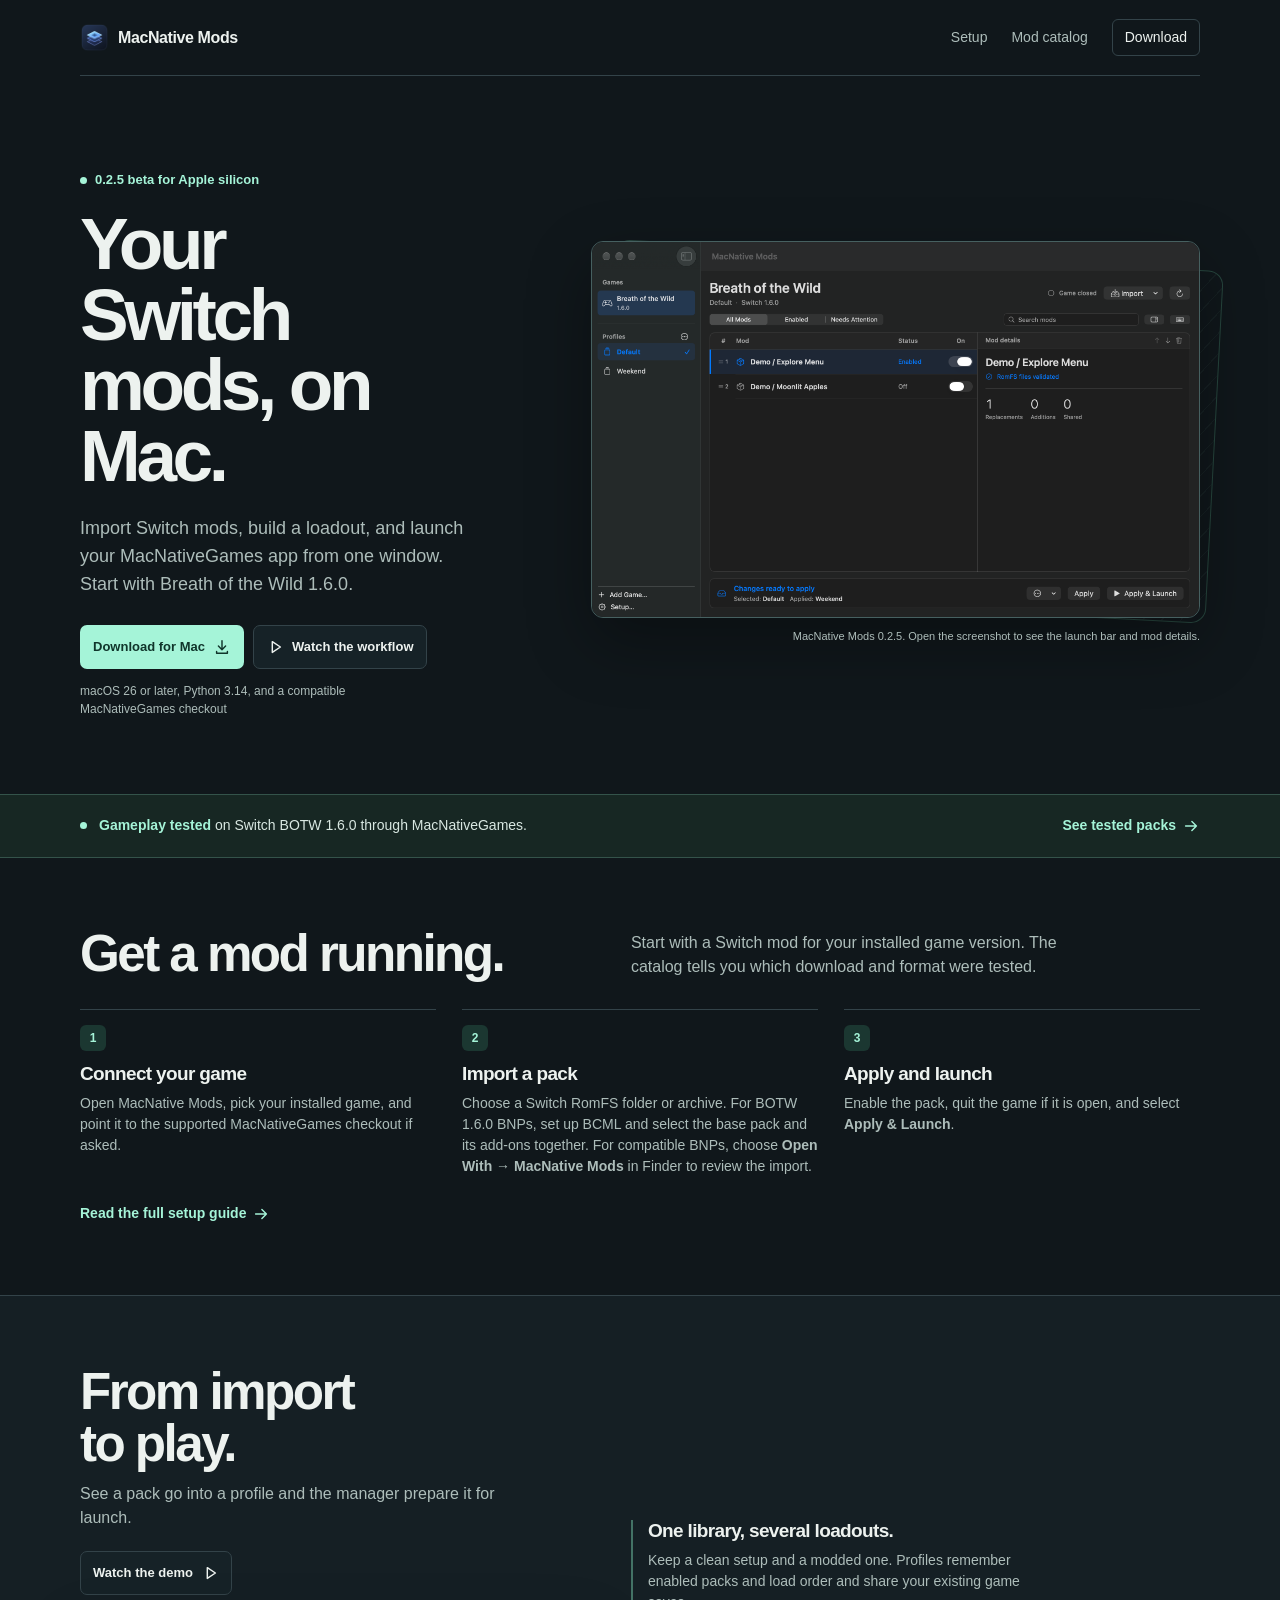
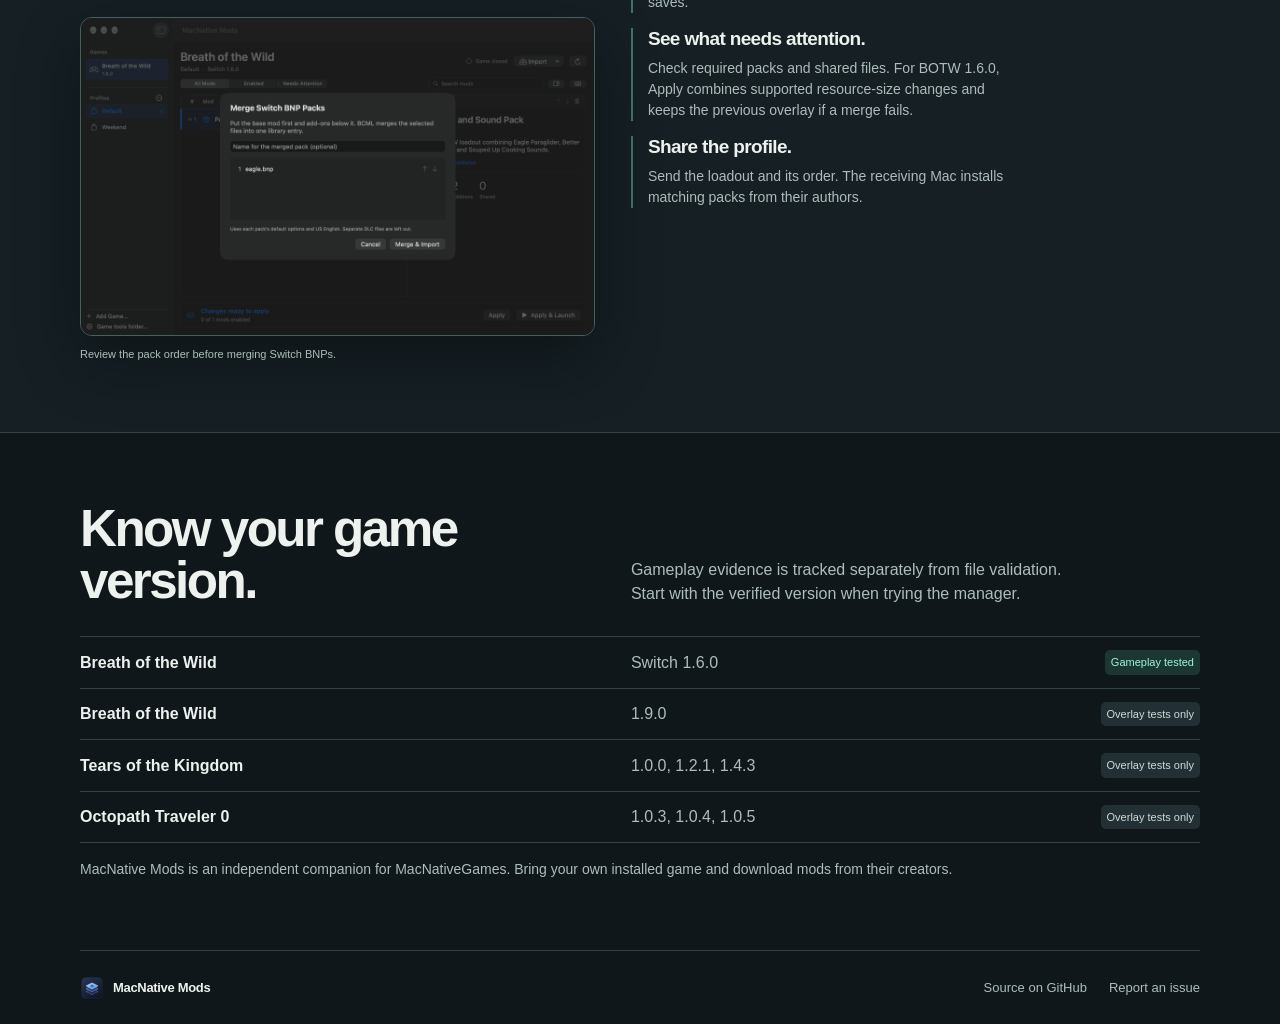
<file: index.html>
<!doctype html>
<html lang="en">
<head>
<meta charset="utf-8">
<meta name="viewport" content="width=device-width,initial-scale=1">
<meta name="description" content="A Mac companion for modding MacNativeGames. Import Switch mods, switch loadouts, and launch Breath of the Wild from one window.">
<meta name="theme-color" content="#10171b">
<title>MacNative Mods — Modding for MacNativeGames</title>
<link rel="icon" href="mark.png" type="image/png">
<link rel="stylesheet" href="site.css?v=2">
<style>
/* Keep full-resolution screenshots within their columns with an older cached stylesheet. */
.preview > a, .workflow-screenshot > a { display: block; position: relative; }
img.app-screenshot { display: block; max-width: 100%; height: auto; }
</style>
</head>
<body>
<a class="skip" href="#content">Skip to content</a>
<header class="bar wrap">
  <a class="brand" href="index.html"><img width="29" height="29" src="mark.png" alt=""> MacNative Mods</a>
  <nav aria-label="Main navigation">
    <a href="#setup">Setup</a>
    <a href="catalog.html">Mod catalog</a>
    <a href="https://github.com/christianfurr/macnative-mods/releases/tag/v0.2.5" class="nav-download">Download</a>
  </nav>
</header>
<main id="content">
  <section class="hero wrap" aria-labelledby="intro">
    <div class="hero-copy">
      <p class="version"><span></span> 0.2.5 beta for Apple silicon</p>
      <h1 id="intro">Your Switch mods, on Mac.</h1>
      <p class="intro">Import Switch mods, build a loadout, and launch your MacNativeGames app from one window. Start with Breath of the Wild 1.6.0.</p>
      <div class="actions">
        <a class="button primary" href="https://github.com/christianfurr/macnative-mods/releases/tag/v0.2.5">Download for Mac <svg viewBox="0 0 20 20" aria-hidden="true"><path d="M10 3v10m-4-4 4 4 4-4M4 15v2h12v-2"/></svg></a>
        <a class="button quiet" href="#demo"><svg viewBox="0 0 20 20" aria-hidden="true"><path d="m7 4 9 6-9 6z"/></svg> Watch the workflow</a>
      </div>
      <p class="requirements">macOS 26 or later, Python 3.14, and a compatible MacNativeGames checkout</p>
    </div>
    <figure class="preview">
      <a href="app-library.png"><img class="app-screenshot" src="app-library.png" width="2200" height="1360" alt="MacNative Mods with the Default profile selected and Weekend still applied. The library shows two Breath of the Wild demo mods."></a>
      <figcaption>MacNative Mods 0.2.5. Open the screenshot to see the launch bar and mod details.</figcaption>
    </figure>
  </section>

  <div class="status-band">
    <div class="wrap status-content">
      <span class="pulse" aria-hidden="true"></span>
      <p><strong>Gameplay tested</strong> on Switch BOTW 1.6.0 through MacNativeGames.</p>
      <a href="catalog.html">See tested packs <svg viewBox="0 0 20 20" aria-hidden="true"><path d="M4 10h12m-5-5 5 5-5 5"/></svg></a>
    </div>
  </div>

  <section class="section wrap" id="setup" aria-labelledby="setup-title">
    <div class="section-head"><h2 id="setup-title">Get a mod running.</h2><p>Start with a Switch mod for your installed game version. The catalog tells you which download and format were tested.</p></div>
    <ol class="steps" role="list">
      <li><h3>Connect your game</h3><p>Open MacNative Mods, pick your installed game, and point it to the supported MacNativeGames checkout if asked.</p></li>
      <li><h3>Import a pack</h3><p>Choose a Switch RomFS folder or archive. For BOTW 1.6.0 BNPs, set up BCML and select the base pack and its add-ons together. For compatible BNPs, choose <strong>Open With → MacNative Mods</strong> in Finder to review the import.</p></li>
      <li><h3>Apply and launch</h3><p>Enable the pack, quit the game if it is open, and select <strong>Apply &amp; Launch</strong>.</p></li>
    </ol>
    <a class="text-link" href="https://github.com/christianfurr/macnative-mods/blob/v0.2.5/docs/MODS.md">Read the full setup guide <svg viewBox="0 0 20 20" aria-hidden="true"><path d="M4 10h12m-5-5 5 5-5 5"/></svg></a>
  </section>

  <section class="section feature-section" id="demo" aria-labelledby="demo-title">
    <div class="wrap demo">
      <div class="demo-copy"><h2 id="demo-title">From import<br>to play.</h2><p>See a pack go into a profile and the manager prepare it for launch.</p><a class="button quiet" href="demo.mp4">Watch the demo <svg viewBox="0 0 20 20" aria-hidden="true"><path d="m7 4 9 6-9 6z"/></svg></a>
        <figure class="workflow-screenshot">
          <a href="app-bnp-import.png"><img class="app-screenshot" src="app-bnp-import.png" width="2200" height="1360" loading="lazy" alt="The Merge Switch BNP Packs dialog in MacNative Mods with Eagle Paraglider ready to import."></a>
          <figcaption>Review the pack order before merging Switch BNPs.</figcaption>
        </figure>
      </div>
      <div class="feature-list">
        <article><h3>One library, several loadouts.</h3><p>Keep a clean setup and a modded one. Profiles remember enabled packs and load order and share your existing game saves.</p></article>
        <article><h3>See what needs attention.</h3><p>Check required packs and shared files. For BOTW 1.6.0, Apply combines supported resource-size changes and keeps the previous overlay if a merge fails.</p></article>
        <article><h3>Share the profile.</h3><p>Send the loadout and its order. The receiving Mac installs matching packs from their authors.</p></article>
      </div>
    </div>
  </section>

  <section class="section wrap" id="compatibility" aria-labelledby="support-title">
    <div class="section-head"><h2 id="support-title">Know your game version.</h2><p>Gameplay evidence is tracked separately from file validation. Start with the verified version when trying the manager.</p></div>
    <dl class="support">
      <div><dt>Breath of the Wild</dt><dd>Switch 1.6.0 <span class="support-chip">Gameplay tested</span></dd></div>
      <div><dt>Breath of the Wild</dt><dd>1.9.0 <span class="support-chip other">Overlay tests only</span></dd></div>
      <div><dt>Tears of the Kingdom</dt><dd>1.0.0, 1.2.1, 1.4.3 <span class="support-chip other">Overlay tests only</span></dd></div>
      <div><dt>Octopath Traveler 0</dt><dd>1.0.3, 1.0.4, 1.0.5 <span class="support-chip other">Overlay tests only</span></dd></div>
    </dl>
    <p class="support-note">MacNative Mods is an independent companion for MacNativeGames. Bring your own installed game and download mods from their creators.</p>
  </section>
</main>
<footer class="wrap footer">
  <a class="brand" href="#content"><img width="24" height="24" src="mark.png" alt=""> MacNative Mods</a>
  <a href="https://github.com/christianfurr/macnative-mods">Source on GitHub</a>
  <a href="https://github.com/christianfurr/macnative-mods/issues">Report an issue</a>
</footer>
</body>
</html>
</file>
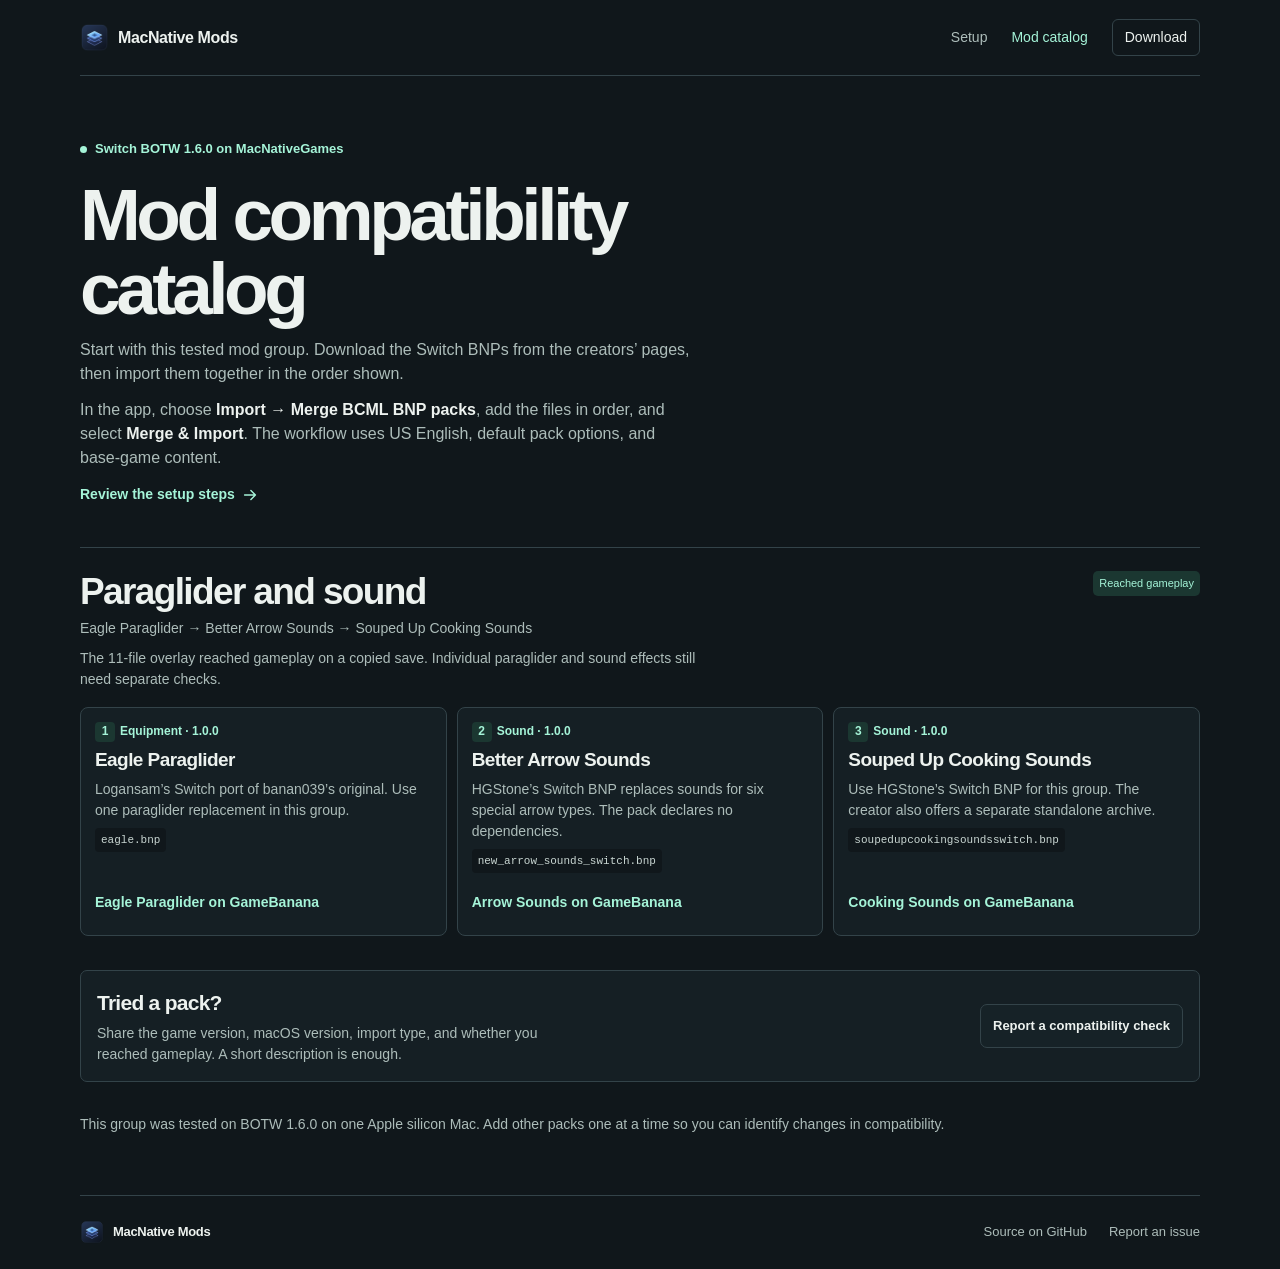
<file: catalog.html>
<!doctype html>
<html lang="en">
<head>
<meta charset="utf-8">
<meta name="viewport" content="width=device-width,initial-scale=1">
<meta name="description" content="GameBanana mod packs tested with MacNative Mods and Breath of the Wild 1.6.0 for Switch on Apple silicon.">
<meta name="theme-color" content="#10171b">
<title>Mod compatibility catalog — MacNative Mods</title>
<link rel="icon" href="mark.png" type="image/png">
<link rel="stylesheet" href="site.css?v=2">
</head>
<body>
<a class="skip" href="#content">Skip to content</a>
<header class="bar wrap">
  <a class="brand" href="index.html"><img width="29" height="29" src="mark.png" alt=""> MacNative Mods</a>
  <nav aria-label="Main navigation">
    <a href="index.html#setup">Setup</a>
    <a href="catalog.html" aria-current="page">Mod catalog</a>
    <a href="https://github.com/christianfurr/macnative-mods/releases/tag/v0.2.5" class="nav-download">Download</a>
  </nav>
</header>
<main class="wrap catalog" id="content">
  <header class="catalog-intro">
    <p class="version"><span></span> Switch BOTW 1.6.0 on MacNativeGames</p>
    <h1>Mod compatibility catalog</h1>
    <p>Start with this tested mod group. Download the Switch BNPs from the creators’ pages, then import them together in the order shown.</p>
    <p class="catalog-rules">In the app, choose <strong>Import → Merge BCML BNP packs</strong>, add the files in order, and select <strong>Merge &amp; Import</strong>. The workflow uses US English, default pack options, and base-game content.</p>
    <a class="text-link" href="index.html#setup">Review the setup steps <svg viewBox="0 0 20 20" aria-hidden="true"><path d="M4 10h12m-5-5 5 5-5 5"/></svg></a>
  </header>
  <section class="catalog-group" aria-labelledby="audio-title" id="paraglider-audio">
    <header class="group-head">
      <div><h2 id="audio-title">Paraglider and sound</h2><p>Eagle Paraglider → Better Arrow Sounds → Souped Up Cooking Sounds</p></div>
      <span class="support-chip">Reached gameplay</span>
    </header>
    <p class="group-note">The 11-file overlay reached gameplay on a copied save. Individual paraglider and sound effects still need separate checks.</p>
    <ol class="pack-grid" role="list">
      <li><article>
        <p class="pack-meta">Equipment · 1.0.0</p>
        <h3>Eagle Paraglider</h3>
        <p>Logansam’s Switch port of banan039’s original. Use one paraglider replacement in this group.</p>
        <code>eagle.bnp</code>
        <a class="text-link" href="https://gamebanana.com/mods/513901">Eagle Paraglider on GameBanana</a>
      </article></li>
      <li><article>
        <p class="pack-meta">Sound · 1.0.0</p>
        <h3>Better Arrow Sounds</h3>
        <p>HGStone’s Switch BNP replaces sounds for six special arrow types. The pack declares no dependencies.</p>
        <code>new_arrow_sounds_switch.bnp</code>
        <a class="text-link" href="https://gamebanana.com/mods/497548">Arrow Sounds on GameBanana</a>
      </article></li>
      <li><article>
        <p class="pack-meta">Sound · 1.0.0</p>
        <h3>Souped Up Cooking Sounds</h3>
        <p>Use HGStone’s Switch BNP for this group. The creator also offers a separate standalone archive.</p>
        <code>soupedupcookingsoundsswitch.bnp</code>
        <a class="text-link" href="https://gamebanana.com/mods/319597">Cooking Sounds on GameBanana</a>
      </article></li>
    </ol>
  </section>
  <section class="report-note" aria-labelledby="report-title">
    <div><h2 id="report-title">Tried a pack?</h2><p>Share the game version, macOS version, import type, and whether you reached gameplay. A short description is enough.</p></div>
    <a class="button quiet" href="https://github.com/christianfurr/macnative-mods/issues/new?title=MacNative%20Mods%20compatibility%20check&amp;body=Game%20and%20version%3A%0AmacOS%20version%3A%0AImport%20type%20%28RomFS%20or%20Switch%20BNP%29%3A%0APack%20names%20and%20creator%20links%3A%0AReached%20gameplay%20%28yes%20or%20no%29%3A%0AWhat%20happened%3A%0A%0AUse%20a%20short%20description%20and%20leave%20out%20raw%20logs%2C%20keys%2C%20game%20files%2C%20and%20personal%20paths.">Report a compatibility check</a>
  </section>
  <p class="catalog-end">This group was tested on BOTW 1.6.0 on one Apple silicon Mac. Add other packs one at a time so you can identify changes in compatibility.</p>
</main>
<footer class="wrap footer">
  <a class="brand" href="index.html"><img width="24" height="24" src="mark.png" alt=""> MacNative Mods</a>
  <a href="https://github.com/christianfurr/macnative-mods">Source on GitHub</a>
  <a href="https://github.com/christianfurr/macnative-mods/issues">Report an issue</a>
</footer>
</body>
</html>
</file>
<file: site.css>
:root {
    color-scheme: dark;
    --base: #10171b;
    --board: #151f24;
    --line: #334349;
    --ink: #edf2ef;
    --muted: #adbdba;
    --mint: #a5f4d8;
    --mint-bg: #1b3731;
    --max: 1120px;
    font-family: -apple-system,BlinkMacSystemFont,"Segoe UI",sans-serif;
    font-synthesis: none;
}

* {
    box-sizing: border-box;
}

html {
    scroll-behavior: smooth;
}

body {
    margin: 0;
    background: var(--base);
    color: var(--ink);
    line-height: 1.5;
}

a {
    color: inherit;
    text-decoration: none;
}

img,svg {
    display: block;
}

svg {
    width: 18px;
    height: 18px;
    fill: none;
    stroke: currentColor;
    stroke-width: 1.6;
    stroke-linecap: round;
    stroke-linejoin: round;
}

p,h1,h2,h3,figure,dl,dd {
    margin: 0;
}

.wrap {
    max-width: var(--max);
    width: calc(100% - 72px);
    margin-inline: auto;
}

.skip {
    position: absolute;
    top: 8px;
    left: 8px;
    transform: translateY(-150%);
    z-index: 10;
    background: var(--mint);
    color: var(--base);
    padding: 8px 12px;
}

.skip:focus {
    transform: translateY(0);
}

a:focus-visible {
    outline: 2px solid var(--mint);
    outline-offset: 4px;
    border-radius: 4px;
}

.bar,.footer {
    display: flex;
    align-items: center;
    gap: 22px;
}

.bar {
    min-height: 76px;
    border-bottom: 1px solid var(--line);
    justify-content: space-between;
}

.brand {
    display: inline-flex;
    align-items: center;
    gap: 9px;
    font-weight: 690;
    letter-spacing: -.025em;
    white-space: nowrap;
}

.bar nav {
    display: flex;
    align-items: center;
    gap: 24px;
    font-size: 14px;
    color: var(--muted);
}

.bar nav a:hover,.footer>a:hover {
    color: var(--mint);
}

.bar .nav-download {
    color: var(--ink);
    border: 1px solid var(--line);
    padding: 7px 12px;
    border-radius: 6px;
}

.hero {
    display: grid;
    grid-template-columns: minmax(0,.86fr) minmax(0,1.14fr);
    gap: 52px;
    align-items: center;
    padding-block: 91px 76px;
}

.hero-copy {
    position: relative;
    z-index: 1;
}

.version {
    display: inline-flex;
    align-items: center;
    gap: 8px;
    font-size: 13px;
    line-height: 1.3;
    color: var(--mint);
    font-weight: 640;
    margin-bottom: 20px;
}

.version span,.pulse {
    width: 7px;
    height: 7px;
    border-radius: 100%;
    background: var(--mint);
    flex: 0 0 auto;
}

.hero h1 {
    font-size: clamp(49px,5.7vw,84px);
    line-height: .97;
    letter-spacing: -.06em;
    font-weight: 730;
    max-width: 9ch;
}

.intro {
    color: var(--muted);
    font-size: 18px;
    line-height: 1.55;
    max-width: 39ch;
    margin-top: 23px;
}

.actions {
    display: flex;
    align-items: center;
    flex-wrap: wrap;
    gap: 9px;
    margin-top: 26px;
}

.button {
    display: inline-flex;
    align-items: center;
    justify-content: center;
    gap: 8px;
    padding: 10px 12px;
    border: 1px solid transparent;
    border-radius: 7px;
    font-size: 13px;
    font-weight: 670;
    min-height: 44px;
    white-space: nowrap;
}

.primary {
    background: var(--mint);
    color: #10352b;
}

.primary:hover {
    background: #c5ffe9;
}

.quiet {
    border-color: var(--line);
    background: #162227;
    color: var(--ink);
}

.quiet:hover {
    border-color: var(--mint);
    color: var(--mint);
}

.requirements {
    max-width: 44ch;
    color: var(--muted);
    margin-top: 13px;
    font-size: 12px;
}

.preview {
    min-width: 0;
    position: relative;
}

.preview::before {
    content: "";
    position: absolute;
    inset: 14px -15px 37px 15px;
    border: 1px solid #27463e;
    border-radius: 15px;
    transform: rotate(3deg);
    background: repeating-linear-gradient(130deg,transparent 0 13px,rgba(165,244,216,.04) 13px 14px);
}

.app-screenshot {
    border: 1px solid #466060;
    border-radius: 12px;
    box-shadow: 0 24px 65px #0005;
}

.preview figcaption,.workflow-screenshot figcaption {
    position: relative;
    color: var(--muted);
    font-size: 11px;
    margin-top: 10px;
    text-align: right;
}

.status-band {
    background: #172723;
    border-block: 1px solid #34534a;
}

.status-content {
    display: flex;
    align-items: center;
    gap: 12px;
    min-height: 62px;
    font-size: 14px;
    color: #d9e8e2;
}

.status-content p {
    flex: 1;
}

.status-content strong {
    color: var(--mint);
}

.status-content a,.text-link {
    display: inline-flex;
    align-items: center;
    gap: 6px;
    font-weight: 660;
    color: var(--mint);
}

.status-content a:hover,.text-link:hover {
    text-decoration: underline;
    text-underline-offset: 4px;
}

.section {
    padding-block: 70px;
}

.section-head {
    display: grid;
    grid-template-columns: minmax(0,.95fr) minmax(0,1.05fr);
    gap: 36px;
    align-items: end;
    margin-bottom: 30px;
}

.section h2 {
    font-size: clamp(33px,4vw,58px);
    line-height: 1.01;
    letter-spacing: -.05em;
}

.section-head p,.demo-copy p {
    color: var(--muted);
    max-width: 50ch;
    font-size: 16px;
}

.steps {
    display: grid;
    grid-template-columns: repeat(3,minmax(0,1fr));
    gap: 26px;
    list-style: none;
    padding: 0;
    margin: 0 0 24px;
    counter-reset: step;
}

.steps li {
    counter-increment: step;
    border-top: 1px solid var(--line);
    padding-top: 15px;
}

.steps li::before {
    content: counter(step);
    display: grid;
    place-items: center;
    width: 26px;
    height: 26px;
    border-radius: 6px;
    background: var(--mint-bg);
    color: var(--mint);
    font-weight: 710;
    font-size: 12px;
    margin-bottom: 12px;
}

.steps h3,.feature-list h3 {
    font-size: 19px;
    letter-spacing: -.034em;
    line-height: 1.2;
    margin-bottom: 7px;
}

.steps p,.feature-list p,.support-note {
    color: var(--muted);
    font-size: 14px;
    max-width: 48ch;
}

.text-link {
    font-size: 14px;
}

.feature-section {
    background: var(--board);
    border-block: 1px solid var(--line);
}

.demo {
    display: grid;
    grid-template-columns: minmax(0,.95fr) minmax(0,1.05fr);
    gap: 36px;
}

.demo-copy p {
    margin-block: 12px 21px;
}

.workflow-screenshot {
    margin-top: 22px;
}

.workflow-screenshot figcaption {
    text-align: left;
}

.feature-list {
    display: grid;
    gap: 15px;
    align-content: center;
}

.feature-list article {
    border-left: 2px solid #437265;
    padding-left: 15px;
}

.support {
    border-top: 1px solid var(--line);
}

.support>div {
    display: grid;
    grid-template-columns: minmax(0,.95fr) minmax(0,1.05fr);
    gap: 36px;
    padding: 13px 0;
    border-bottom: 1px solid var(--line);
    align-items: center;
}

.support dt {
    font-weight: 660;
}

.support dd {
    display: flex;
    justify-content: space-between;
    align-items: center;
    gap: 8px;
    color: var(--muted);
}

.support-chip {
    display: inline-block;
    color: var(--mint);
    background: var(--mint-bg);
    border-radius: 5px;
    padding: 4px 6px;
    font-size: 11px;
    white-space: nowrap;
}

.support-chip.other {
    color: #d0dad6;
    background: #223036;
}

.support-note {
    margin-top: 16px;
    max-width: none;
}

.footer {
    min-height: 74px;
    border-top: 1px solid var(--line);
    color: var(--muted);
    font-size: 13px;
}

.footer .brand {
    margin-right: auto;
    color: var(--ink);
}

@media(max-width:940px) {
    .wrap {
        width: calc(100% - 48px);
    }
    .hero {
        gap: 32px;
        padding-block: 70px 58px;
    }
    .hero h1 {
        font-size: clamp(47px,7.2vw,64px);
    }
    .preview::before {
        inset-inline: 10px -9px;
    }
}

@media(max-width:720px) {
    .wrap {
        width: calc(100% - 36px);
    }
    .hero {
        grid-template-columns: 1fr;
        gap: 30px;
        padding-block: 48px 35px;
    }
    .hero h1 {
        font-size: clamp(48px,10vw,71px);
        max-width: 11ch;
    }
    .intro {
        font-size: 16px;
        margin-top: 17px;
    }
    .actions {
        margin-top: 19px;
    }
    .preview {
        max-width: 620px;
    }
    .preview::before {
        inset: 14px -6px 34px 8px;
        transform: rotate(2deg);
    }
    .bar {
        min-height: 64px;
        gap: 9px;
    }
    .bar nav {
        gap: 14px;
        font-size: 13px;
    }
    .bar nav>a:first-child {
        display: none;
    }
    .bar .nav-download {
        padding: 6px 8px;
    }
    .status-content {
        min-height: 61px;
        font-size: 12px;
        gap: 8px;
    }
    .status-content a {
        white-space: nowrap;
    }
    .status-content a svg {
        display: none;
    }
    .section {
        padding-block: 48px;
    }
    .section-head,.demo {
        grid-template-columns: 1fr;
        gap: 12px;
    }
    .section-head {
        margin-bottom: 20px;
    }
    .steps {
        gap: 12px;
    }
    .steps p,.feature-list p {
        font-size: 13px;
    }
    .steps h3 {
        font-size: 17px;
    }
    .support>div {
        gap: 10px;
    }
    .support dd {
        flex-wrap: wrap;
    }
    .footer {
        gap: 12px;
        flex-wrap: wrap;
        padding-block: 12px;
    }
    .footer .brand {
        flex-basis: 100%;
    }
}

@media(max-width:420px) {
    .bar nav {
        gap: 8px;
    }
    .brand {
        font-size: 14px;
    }
    .brand img {
        width: 24px;
        height: 24px;
    }
    .steps {
        grid-template-columns: 1fr;
    }
    .steps li {
        padding-top: 10px;
    }
    .steps li::before {
        float: left;
        margin-right: 9px;
        margin-bottom: 0;
    }
    .steps h3,.steps p {
        margin-left: 35px;
    }
    .steps p {
        padding-bottom: 7px;
    }
}

@media(prefers-reduced-motion:reduce) {
    html {
        scroll-behavior: auto;
    }
}

.catalog {
    padding-block: 60px;
}

.catalog-intro {
    max-width: 720px;
}

.catalog-intro h1 {
    font-size: clamp(39px,6vw,73px);
    line-height: 1.01;
    letter-spacing: -.061em;
    margin: 0 0 13px;
}

.catalog-intro>p:not(.version) {
    color: var(--muted);
    max-width: 69ch;
}

.catalog-rules {
    margin-block: 12px;
}

.catalog-rules strong {
    color: var(--ink);
}

.catalog-group {
    margin-top: 41px;
    padding-top: 23px;
    border-top: 1px solid var(--line);
}

.group-head {
    display: flex;
    justify-content: space-between;
    align-items: flex-start;
    gap: 12px;
    margin-bottom: 9px;
}

.group-head h2 {
    font-size: clamp(23px,3.4vw,37px);
    line-height: 1.12;
    letter-spacing: -.044em;
}

.group-head p,.group-note,.catalog-end {
    color: var(--muted);
    font-size: 14px;
}

.group-head p {
    margin-top: 5px;
}

.group-note {
    max-width: 82ch;
}

.pack-grid {
    margin: 17px 0 0;
    padding: 0;
    list-style: none;
    counter-reset: pack;
    display: grid;
    grid-template-columns: repeat(3,minmax(0,1fr));
    gap: 10px;
}

.pack-grid>li {
    min-width: 0;
    counter-increment: pack;
    display: flex;
}

.pack-grid article {
    position: relative;
    flex: 1;
    display: flex;
    flex-direction: column;
    align-items: flex-start;
    gap: 7px;
    min-width: 0;
    background: var(--board);
    border: 1px solid var(--line);
    border-radius: 8px;
    padding: 14px 14px 11px;
}

.pack-meta {
    color: var(--mint);
    font-size: 12px;
    font-weight: 650;
    line-height: 1.3;
}

.pack-meta::before {
    content: counter(pack);
    display: inline-grid;
    place-items: center;
    width: 20px;
    height: 20px;
    border-radius: 4px;
    background: var(--mint-bg);
    margin-right: 5px;
}

.pack-grid h3 {
    font-size: 19px;
    letter-spacing: -.03em;
    line-height: 1.2;
}

.pack-grid article>p:not(.pack-meta) {
    color: var(--muted);
    font-size: 14px;
}

.pack-grid code {
    padding: 4px 6px;
    max-width: 100%;
    color: #c9d6d2;
    background: var(--base);
    border-radius: 4px;
    font-size: 11px;
    overflow-wrap: anywhere;
}

.pack-grid .text-link {
    margin-top: auto;
    min-height: 44px;
}

.catalog-end {
    margin-top: 32px;
}

.bar [aria-current="page"] {
    color: var(--mint);
}

@media(max-width:720px) {
    .catalog {
        padding-block: 40px;
    }
    .pack-grid {
        grid-template-columns: 1fr;
    }
    .group-head {
        display: block;
    }
    .group-head .support-chip {
        margin-top: 8px;
    }
    .catalog-group {
        margin-top: 31px;
    }
}

.report-note {
    display: flex;
    align-items: center;
    justify-content: space-between;
    gap: 12px;
    margin-top: 34px;
    padding: 16px;
    border: 1px solid var(--line);
    border-radius: 7px;
    background: var(--board);
}

.report-note h2 {
    font-size: 21px;
    letter-spacing: -.035em;
    margin-bottom: 4px;
}

.report-note p {
    font-size: 14px;
    color: var(--muted);
    max-width: 60ch;
}

@media(max-width:560px) {
    .report-note {
        align-items: flex-start;
        flex-direction: column;
    }
}
</file>
